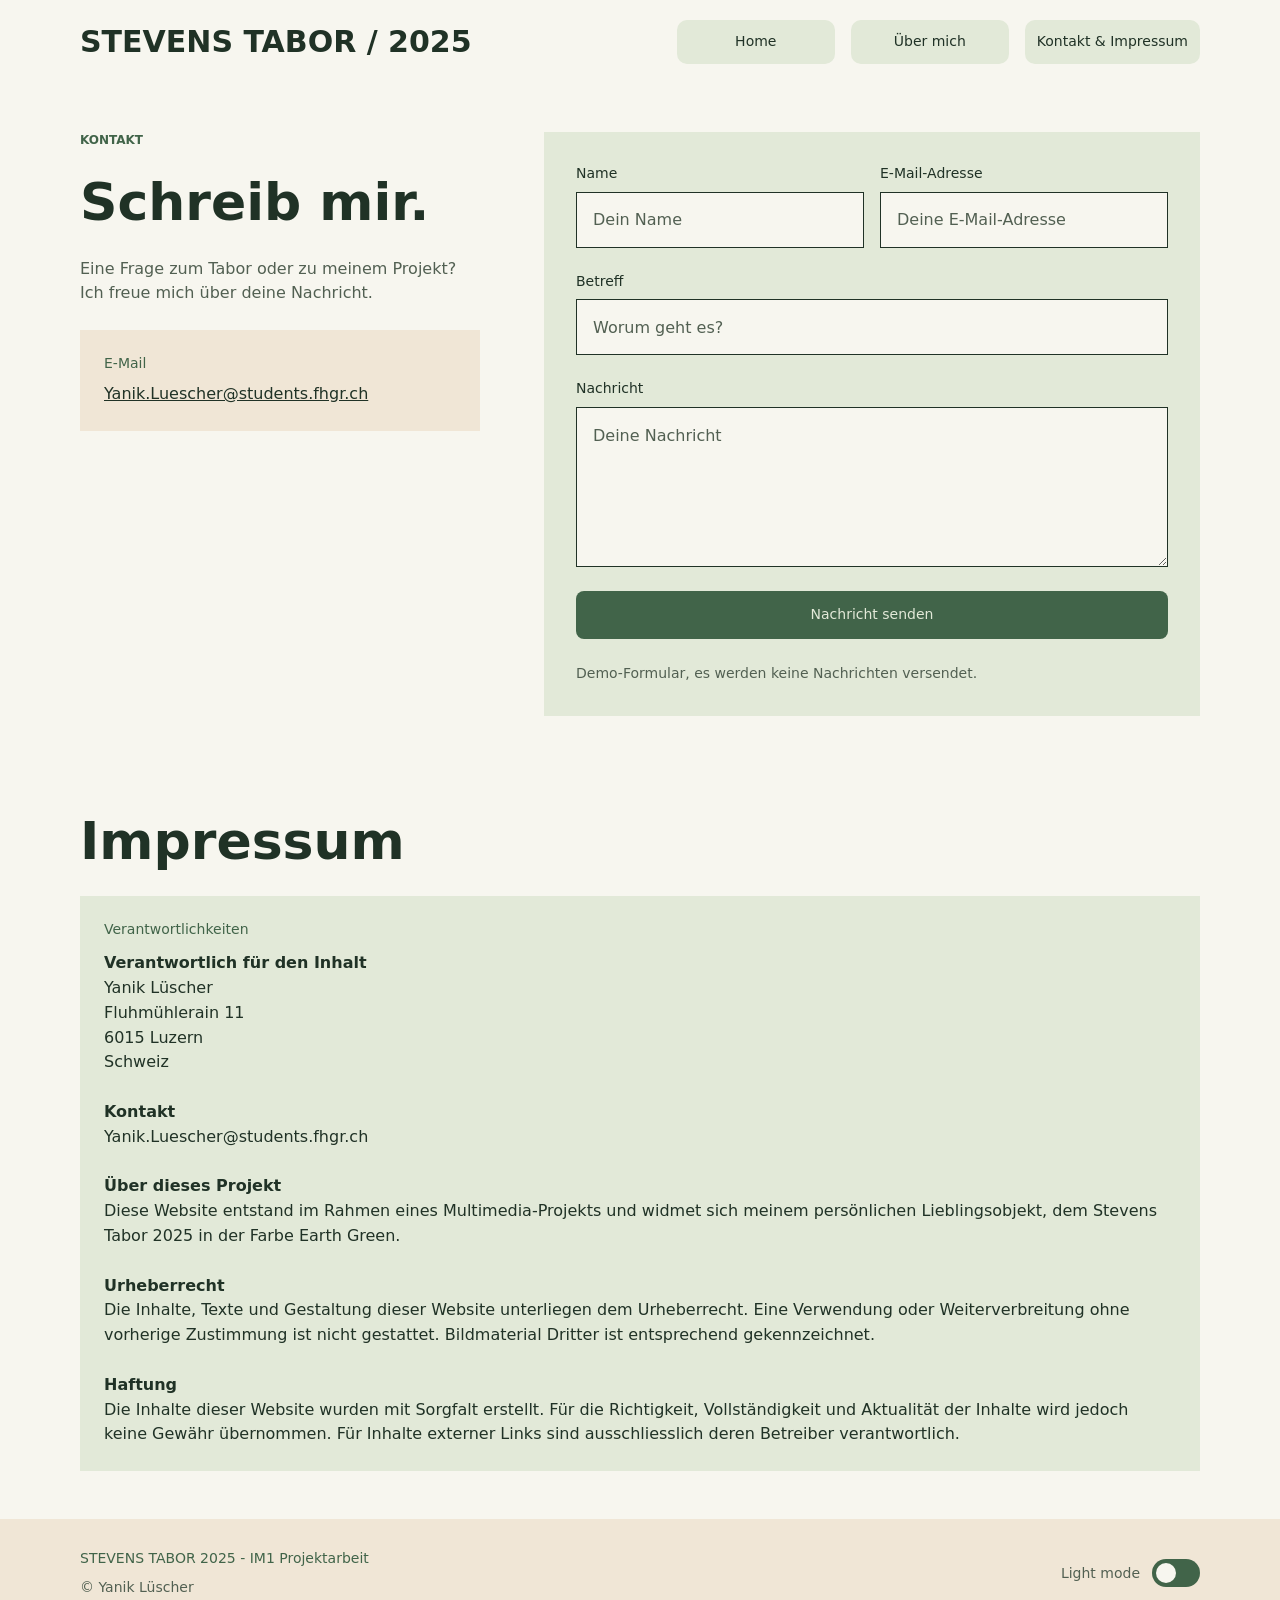
<file: kontakt.html>
<!DOCTYPE html>
<html lang="de">
<head>
  <meta charset="UTF-8">
  <meta name="viewport" content="width=device-width, initial-scale=1">
  <title>STEVENS TABOR 2025 – Kontakt</title>
  <link rel="stylesheet" href="css/style.css">
  <script src="js/theme-toggle.js"></script>
</head>

<body>


<header class="site-header">
  <a class="logo" href="index.html">STEVENS TABOR / 2025</a>
  <nav class="site-nav">
    <ul>
      <li><a href="index.html">Home</a></li>
      <li><a href="ueber-mich.html">Über mich</a></li>
      <li><a href="kontakt.html">Kontakt &amp; Impressum</a></li>
    </ul>
  </nav>
</header>

<main>

  <!-- Kontakt: Einladung links, Formular rechts -->
  <section class="section kontakt">
    <div class="kontakt-einstieg">
      <p class="zwischentitel">Kontakt</p>
      <h1>Schreib mir.</h1>
      <p>Eine Frage zum Tabor oder zu meinem Projekt? Ich freue mich über deine Nachricht.</p>
      <div class="direkter-kontakt">
        <p class="label">E-Mail</p>
        <a href="mailto:Yanik.Luescher@students.fhgr.ch">Yanik.Luescher@students.fhgr.ch</a>
      </div>
    </div>

    <!-- Demo-Formular: Es wird nichts versendet (siehe js/theme.js) -->
    <form class="formular" action="">
      <div class="formular-zeile">
        <div class="feld">
          <label for="name">Name</label>
          <input type="text" id="name" name="name" placeholder="Dein Name">
        </div>
        <div class="feld">
          <label for="email">E-Mail-Adresse</label>
          <input type="email" id="email" name="email" placeholder="Deine E-Mail-Adresse" required>
        </div>
      </div>
      <div class="feld">
        <label for="betreff">Betreff</label>
        <input type="text" id="betreff" name="betreff" placeholder="Worum geht es?">
      </div>
      <div class="feld">
        <label for="nachricht">Nachricht</label>
        <textarea id="nachricht" name="nachricht" placeholder="Deine Nachricht" required></textarea>
      </div>
      <button type="submit">Nachricht senden</button>
      <p class="hinweis">Demo-Formular, es werden keine Nachrichten versendet.</p>
    </form>
  </section>

  <!-- Impressum -->
  <section class="section impressum" id="impressum">
    <h2>Impressum</h2>
    <div class="impressum-box">
      <p class="label">Verantwortlichkeiten</p>

      <h3>Verantwortlich für den Inhalt</h3>
      <p>Yanik Lüscher<br>
        Fluhmühlerain 11<br>
        6015 Luzern<br>
        Schweiz</p>

      <h3>Kontakt</h3>
      <p>Yanik.Luescher@students.fhgr.ch</p>

      <h3>Über dieses Projekt</h3>
      <p>Diese Website entstand im Rahmen eines Multimedia-Projekts und widmet sich meinem persönlichen Lieblingsobjekt, dem Stevens Tabor 2025 in der Farbe Earth Green.</p>

      <h3>Urheberrecht</h3>
      <p>Die Inhalte, Texte und Gestaltung dieser Website unterliegen dem Urheberrecht. Eine Verwendung oder Weiterverbreitung ohne vorherige Zustimmung ist nicht gestattet. Bildmaterial Dritter ist entsprechend gekennzeichnet.</p>

      <h3>Haftung</h3>
      <p>Die Inhalte dieser Website wurden mit Sorgfalt erstellt. Für die Richtigkeit, Vollständigkeit und Aktualität der Inhalte wird jedoch keine Gewähr übernommen. Für Inhalte externer Links sind ausschliesslich deren Betreiber verantwortlich.</p>
    </div>
  </section>

</main>

<!-- Footer mit Light/Dark-Schalter (auf allen Seiten gleich) -->
<footer class="site-footer">
  <div class="footer-text">
    <p class="footer-projekt">STEVENS TABOR 2025 - IM1 Projektarbeit</p>
    <p>© Yanik Lüscher</p>
  </div>
  <div class="theme-switch">
    <span id="theme-label">Light mode</span>
    <button class="toggle-theme"></button>
  </div>
</footer>
</body>
</html>
</file>
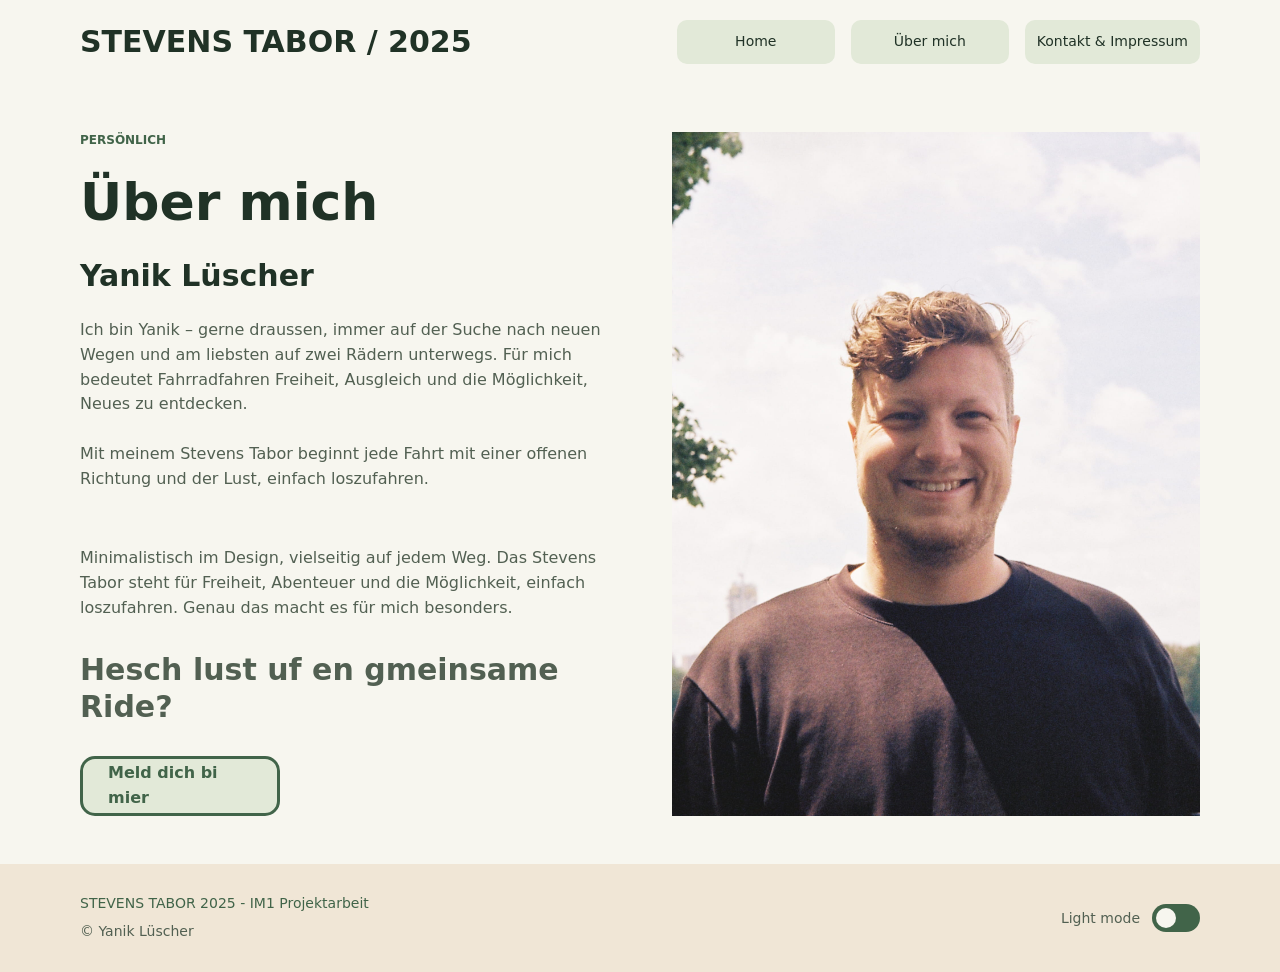
<file: ueber-mich.html>
<!DOCTYPE html>
<html lang="de">
<head>
    <meta charset="UTF-8">
    <meta name="viewport" content="width=device-width, initial-scale=1">
    <title>STEVENS TABOR 2025 – Über mich</title>
    <link rel="stylesheet" href="css/style.css">
    <script src="js/theme-toggle.js"></script>
</head>

<body>

<header class="site-header">
    <a class="logo" href="index.html">STEVENS TABOR / 2025</a>
    <nav class="site-nav">
        <ul>
            <li><a href="index.html">Home</a></li>
            <li><a href="ueber-mich.html">Über mich</a></li>
            <li><a href="kontakt.html">Kontakt &amp; Impressum</a></li>
        </ul>
    </nav>
</header>

<main>
    <section class="section ueber-mich">

        <!-- Linke Spalte: Text -->
        <div class="ueber-mich-text">
            <p class="zwischentitel">Persönlich</p>
            <h1>Über mich</h1>
            <h2>Yanik Lüscher</h2>

            <div class="text-block">
                <div>
                    <p>Ich bin Yanik – gerne draussen, immer auf der Suche nach neuen Wegen und am liebsten auf zwei Rädern unterwegs. Für mich bedeutet Fahrradfahren Freiheit, Ausgleich und die Möglichkeit, Neues zu entdecken.</p>
                    <p>Mit meinem Stevens Tabor beginnt jede Fahrt mit einer offenen Richtung und der Lust, einfach loszufahren.</p>
                </div>
                <p>Minimalistisch im Design, vielseitig auf jedem Weg. Das Stevens Tabor steht für Freiheit, Abenteuer und die Möglichkeit, einfach loszufahren. Genau das macht es für mich besonders.</p>
                <p class="einladung">Hesch lust uf en gmeinsame Ride?</p>
                <a class="button" href="kontakt.html">Meld dich bi mier</a>
            </div>
        </div>

        <!-- Rechte Spalte: Bild -->
        <div class="ueber-mich-bild">
            <!-- Bild: aus Figma exportieren und als images/portrait.png speichern -->
            <img src="img/portrait.jpg" alt="Porträt von Yanik Lüscher" width="644" height="629">
        </div>

    </section>
</main>

<!-- Footer mit Light/Dark-Schalter (auf allen Seiten gleich) -->
<footer class="site-footer">
    <div class="footer-text">
        <p class="footer-projekt">STEVENS TABOR 2025 - IM1 Projektarbeit</p>
        <p>© Yanik Lüscher</p>
    </div>
    <div class="theme-switch">
        <span id="theme-label">Light mode</span>
        <button class="toggle-theme"></button>
    </div>
</footer>
</body>
</html>
</file>
<file: css/style.css>
/*
   Aufbau:
   1. Farben (Light- und Dark-Mode)
   2. Grundlagen (Schrift, Abstände)
   3. Navigation
   4. Hero (Startseite)
   5. Inhaltsbereiche (Warum dieses Bike, Touren)
   6. Über mich
   7. Kontakt und Impressum
   8. Footer mit Light/Dark-Schalter
   9. Kleine Bildschirme
   */

/* 1. FARBEN
   Alle Farben stehen als Variablen hier. Der Dark-Mode überschreibt sie,
   sobald am <html>-Element data-theme="dark" gesetzt ist (siehe js/theme.js). */

:root {
    --background: #f7f6ef;
    --primary: #e2e9d8;
    --secondary: #f0e6d6;
    --accent: #416449;
    --text-primary: #203226;
    --text-secondary: #526052;
}

[data-theme="dark"] {
    --background: #27312a;
    --primary: #303e30;
    --secondary: #4e4434;
    --accent: #b8d398;
    --text-primary: #f4f2ef;
    --text-secondary: #c2cabb;
}

/* 2. GRUNDLAGEN */
* {
    box-sizing: border-box;
}

body {
    margin: 0;
    font-family: "Inter", system-ui, -apple-system, "Segoe UI", sans-serif;
    font-size: 16px;
    line-height: 1.55;
    color: var(--text-secondary);
    background: var(--background);
}

img {
    display: block;
    max-width: 100%;
}

/* Gleiche Überschriften auf allen Seiten */
h1,
h2,
h3 {
    margin: 0;
    color: var(--text-primary);
    font-weight: 600;
}

h1 { font-size: 52px; line-height: 1.15; }
h2 { font-size: 30px; line-height: 1.25; }
h3 { font-size: 30px; line-height: 1.25; }


p {
    margin: 0 0 1.55em;
}


/* Kleine Zeile über einer Überschrift */
.zwischentitel {
    margin: 0;
    font-size: 12px;
    font-weight: 600;
    line-height: 1.4;
    letter-spacing: 0;
    text-transform: uppercase;
    color: var(--accent);
}

/* Jeder Bereich hat links und rechts 80px Rand, oben und unten 48px */
.section {
    padding: 48px 80px;
}

/* 3. NAVIGATION */
.site-header {
    display: flex;
    justify-content: space-between;
    align-items: center;
    gap: 12px;
    padding: 20px 80px;
    background: var(--background);
}

.logo {
    font-size: 30px;
    font-weight: 600;
    line-height: 1.25;
    text-decoration: none;
    color: var(--text-primary);
}

.site-nav ul {
    display: flex;
    gap: 16px;
    margin: 0;
    padding: 0;
    list-style: none;
}

.site-nav a {
    display: flex;
    align-items: center;
    justify-content: center;
    min-height: 44px;
    padding: 12px;
    border-radius: 10px;
    background: var(--primary);
    color: var(--text-primary);
    font-size: 14px;
    font-weight: 500;
    line-height: 1.4;
    text-decoration: none;
}

/* Die Tabs "Home" und "Über mich" sind gleich breit */
.site-nav li:not(:last-child) a {
    width: 158px;
}

/* Die angehoverte Seite wird hervorgehoben */
.site-nav a:hover {
    background: var(--secondary);
}

/* 4. HERO (Startseite) */
.hero {
    display: flex;
    gap: 56px;
    align-items: flex-start;
    background: var(--primary);
}

.hero-text {
    display: flex;
    flex-direction: column;
    gap: 16px;
    flex: 0 0 452px;
}

.hero-text h1 {
    margin: 0;
}

.hero-text p {
    margin: 0;
}

.hero-bild {
    flex: 1;
    min-width: 0;
}

.hero-bild img {
    width: 100%;
    height: auto;
}

/* 5. INHALTSBEREICHE */
.content {
    display: flex;
    flex-direction: column;
    gap: 24px;
    background: var(--background);
}

.content h2 {
    margin: 0;
}

/* Kacheln mit technischen Daten (3 pro Zeile) */
.fakten {
    display: grid;
    grid-template-columns: repeat(3, 1fr);
    gap: 16px;
    margin: 0;
}

.fakt {
    padding: 24px;
    background: var(--secondary);
    font-size: 14px;
    line-height: 1.5;
}

.fakt dt {
    margin-bottom: 8px;
    color: var(--text-secondary);
}

.fakt dd {
    margin: 0;
    color: var(--text-primary);
}

/* Karten mit den Lieblingstouren (3 nebeneinander) */
.touren {
    display: grid;
    grid-template-columns: repeat(3, 1fr);
    gap: 25px;
}

.tour {
    display: flex;
    flex-direction: column;
    gap: 20px;
    padding: 20px;
    background: var(--primary);
}

.tour img {
    width: 100%;
    height: 300px;
    object-fit: cover; /* Bild füllt die Fläche, ohne verzerrt zu werden */
}

.tour h3 {
    margin-bottom: 10px;
}

.tour p {
    margin: 0;
    color: var(--text-secondary);
}

/* 6. ÜBER MICH */
.ueber-mich {
    display: flex;
    gap: 64px;
    align-items: stretch;
    background: var(--background);
}

.ueber-mich-text,
.ueber-mich-bild {
    flex: 1;
    min-width: 0;
}

.ueber-mich-text {
    display: flex;
    flex-direction: column;
    gap: 24px;
}

.ueber-mich-text > * {
    margin: 0;
}

.text-block {
    display: flex;
    flex-direction: column;
    gap: 30px;
}

.text-block > * {
    margin: 0;
}

.einladung {
    font-size: 30px;
    font-weight: 600;
    line-height: 1.25;
    color: var(--text-secondary);
}

.ueber-mich-bild img {
    width: 100%;
    height: 100%;
    object-fit: cover;
}

/* Button (Link im Aussehen eines Buttons) */
.button {
    display: inline-flex;
    align-items: center;
    justify-content: center;
    align-self: flex-start;
    width: 200px;
    height: 60px;
    padding: 15px 25px;
    border: 3px solid var(--accent);
    border-radius: 15px;
    background: var(--primary);
    color: var(--accent);
    font-weight: 700;
    text-decoration: none;
}

.button:hover {
    background: var(--secondary);
}

/* 7. KONTAKT UND IMPRESSUM */
.kontakt {
    display: flex;
    gap: 64px;
    align-items: flex-start;
    background: var(--background);
}

.kontakt-einstieg {
    display: flex;
    flex-direction: column;
    gap: 24px;
    flex: 0 0 400px;
}

.kontakt-einstieg > * {
    margin: 0;
}

.direkter-kontakt {
    padding: 24px;
    background: var(--secondary);
}

.direkter-kontakt .label {
    margin-bottom: 8px;
    color: var(--accent);
    font-size: 14px;
    font-weight: 500;
    line-height: 1.4;
}

.direkter-kontakt a {
    color: var(--text-primary);
}

/* Kontaktformular */
.formular {
    display: flex;
    flex-direction: column;
    gap: 24px;
    flex: 1;
    min-width: 0;
    padding: 32px;
    background: var(--primary);
}

.formular-zeile {
    display: flex;
    gap: 16px;
}

.feld {
    display: flex;
    flex-direction: column;
    gap: 8px;
    flex: 1;
    min-width: 0;
}

.feld label {
    color: var(--text-primary);
    font-size: 14px;
    font-weight: 500;
    line-height: 1.4;
}

.feld input,
.feld textarea {
    width: 100%;
    padding: 16px;
    border: 1px solid var(--text-primary);
    border-radius: 0;
    background: var(--background);
    color: var(--text-primary);
    font: inherit;
}

.feld input {
    height: 56px;
}

.feld textarea {
    height: 160px;
    resize: vertical;
}

.feld input::placeholder,
.feld textarea::placeholder {
    color: var(--text-secondary);
}

.formular button {
    height: 48px;
    padding: 10px;
    border: 0;
    border-radius: 8px;
    background: var(--accent);
    color: var(--primary);
    font: inherit;
    font-size: 14px;
    font-weight: 500;
    cursor: pointer;
}

.formular button:hover {
    opacity: 0.9;
}

.hinweis {
    margin: 0;
    font-size: 14px;
    line-height: 1.5;
    color: var(--text-secondary);
}

/* Impressum */
.impressum {
    display: flex;
    flex-direction: column;
    gap: 24px;
    background: var(--background);
}

.impressum h2 {
    font-size: 52px;
    line-height: 1.15;
}

.impressum-box {
    padding: 24px;
    background: var(--primary);
    color: var(--text-primary);
}

.impressum-box .label {
    margin-bottom: 12px;
    color: var(--accent);
    font-size: 14px;
    font-weight: 500;
    line-height: 1.4;
}

.impressum-box h3 {
    margin: 0;
    font-size: 16px;
    font-weight: 700;
    line-height: 1.55;
}

.impressum-box p {
    margin: 0 0 1.55em;
}

.impressum-box p:last-child {
    margin-bottom: 0;
}

/* 8. FOOTER mit Light/Dark-Schalter */
.site-footer {
    display: flex;
    justify-content: space-between;
    align-items: center;
    gap: 24px;
    padding: 30px 80px;
    background: var(--secondary);
    font-size: 14px;
    line-height: 1.5;
}

.footer-text {
    display: flex;
    flex-direction: column;
    gap: 8px;
}

.footer-text p {
    margin: 0;
}

.footer-projekt {
    color: var(--accent);
    font-weight: 500;
    line-height: 1.4;
}

.theme-switch {
    display: flex;
    align-items: center;
    gap: 12px;
    color: var(--text-secondary);
}

/* Der Schalter selbst: ein Button, der wie ein Kippschalter aussieht */
.toggle-theme {
    position: relative;
    width: 48px;
    height: 28px;
    padding: 0;
    border: 0;
    border-radius: 14px;
    background: var(--accent);
    cursor: pointer;
}

.toggle-theme::after {
    content: "";
    position: absolute;
    top: 4px;
    left: 4px; /* 4px Abstand wie im Entwurf */
    width: 20px;
    height: 20px;
    border-radius: 50%;
    background: var(--background);
    transition: transform 0.2s;
}

/* Im Dark-Mode springt der Punkt nach rechts */
.theme-toggle[aria-checked="true"]::after {
    transform: translateX(20px);
}

/* Tastatur-Fokus sichtbar machen */
a:focus-visible,
button:focus-visible,
input:focus-visible,
textarea:focus-visible {
    outline: 3px solid var(--accent);
    outline-offset: 2px;
}

/* 9. KLEINE BILDSCHIRME
   Der Entwurf ist für Desktop. Diese Regeln sorgen nur dafür,
   dass die Seite auf schmalen Fenstern nicht kaputtgeht. */
@media (max-width: 960px) {
    .section,
    .site-header,
    .site-footer {
        padding-left: 24px;
        padding-right: 24px;
    }

    .site-header,
    .site-footer,
    .hero,
    .ueber-mich,
    .kontakt,
    .formular-zeile {
        flex-direction: column;
        align-items: flex-start;
    }

    .site-nav ul {
        flex-wrap: wrap;
    }

    .hero-text,
    .kontakt-einstieg {
        flex: none;
        width: 100%;
    }

    .hero-bild,
    .formular,
    .feld {
        width: 100%;
    }

    .fakten,
    .touren {
        grid-template-columns: 1fr;
    }

    .ueber-mich-bild img {
        height: auto;
    }

    h1,
    .impressum h2 {
        font-size: 40px;
    }
}
</file>
